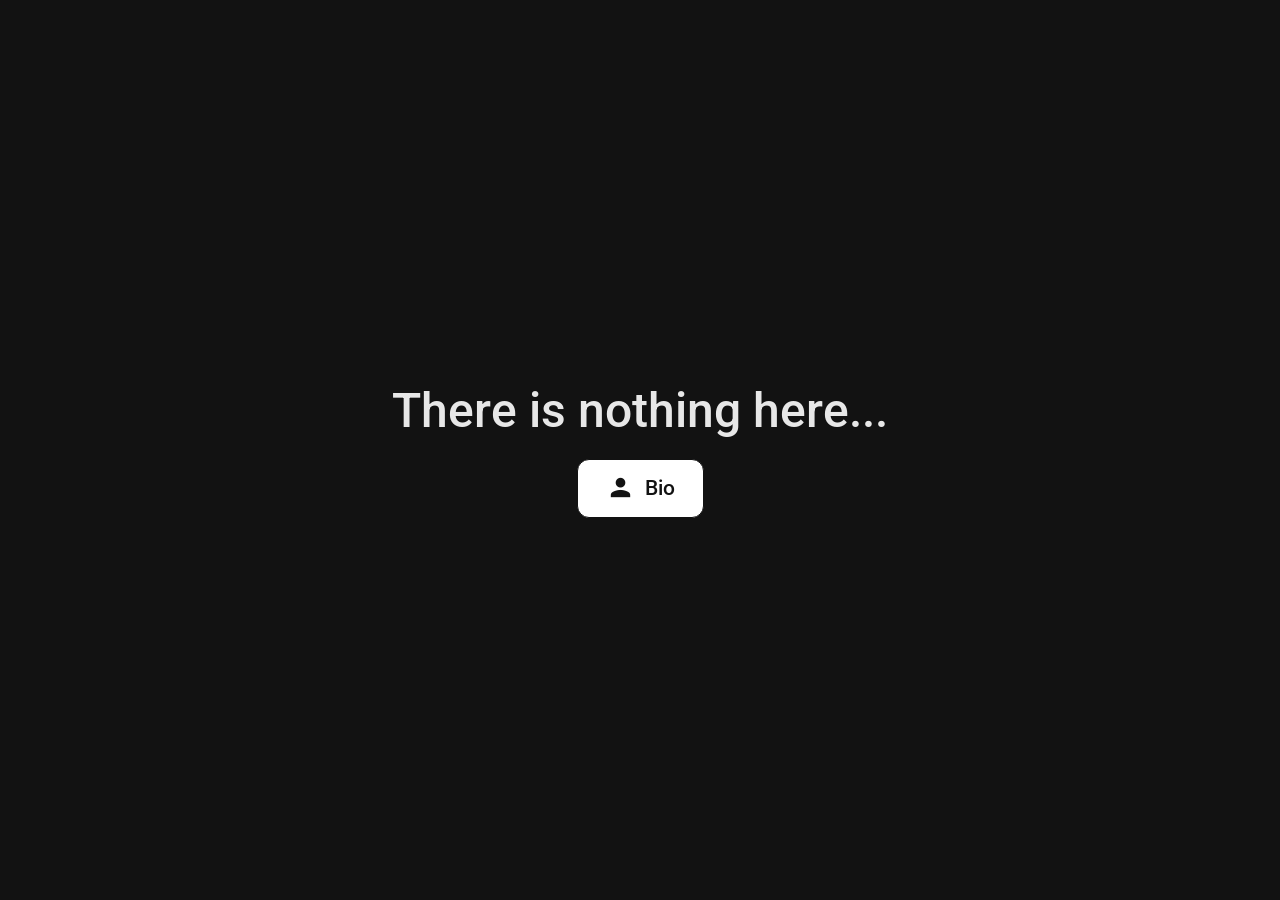
<file: index.html>
<!DOCTYPE html>
<html lang="ru">
<head>
    <meta charset="UTF-8">
    <meta name="viewport" content="width=device-width, initial-scale=1.0">
    <title>There is nothing here...</title>
    <link rel="stylesheet" href="https://fonts.googleapis.com/css2?family=Roboto:wght@300;400;500&display=swap">
    <link rel="stylesheet" href="https://fonts.googleapis.com/icon?family=Material+Icons">
    <style>
        :root {
            --primary-color: #ffffff;
            --secondary-color: rgba(255, 255, 255, 0.1);
            --background-color: #121212;
            --text-color: #121212;
            --hover-color: rgba(255, 255, 255, 0.2);
            --active-color: rgba(255, 255, 255, 0.3);
        }
        * {
            margin: 0;
            padding: 0;
            box-sizing: border-box;
        }
        body {
            display: flex;
            flex-direction: column;
            justify-content: center;
            align-items: center;
            height: 100vh;
            background: var(--background-color);
            color: var(--text-color);
            font-family: 'Roboto', sans-serif;
            text-align: center;
        }
        h1 {
            font-size: 3rem;
            font-weight: 500;
            margin-bottom: 20px;
            opacity: 0.9;
            color:#ffffff;
        }
        .buttons {
            display: flex;
            gap: 20px;
        }
        .button {
            display: flex;
            align-items: center;
            justify-content: center;
            gap: 10px;
            background: var(--primary-color);
            color: var(--text-color);
            border: 1px solid var(--text-color);
            padding: 14px 28px;
            font-size: 1.3rem;
            border-radius: 12px;
            text-decoration: none;
            font-weight: 500;
            transition: all 0.3s ease-in-out;
            position: relative;
            overflow: hidden;
        }
        .button:hover {
            background: var(--hover-color);
        }
        .button:active {
            background: var(--active-color);
        }
        .button .material-icons {
            font-size: 1.8rem;
        }
    </style>
</head>
<body>
    <h1>There is nothing here...</h1>
    <div class="buttons">
        <a href="https://bio.rafkik.dev" class="button"><span class="material-icons">person</span> Bio</a>
    </div>
</body>
</html>
</file>
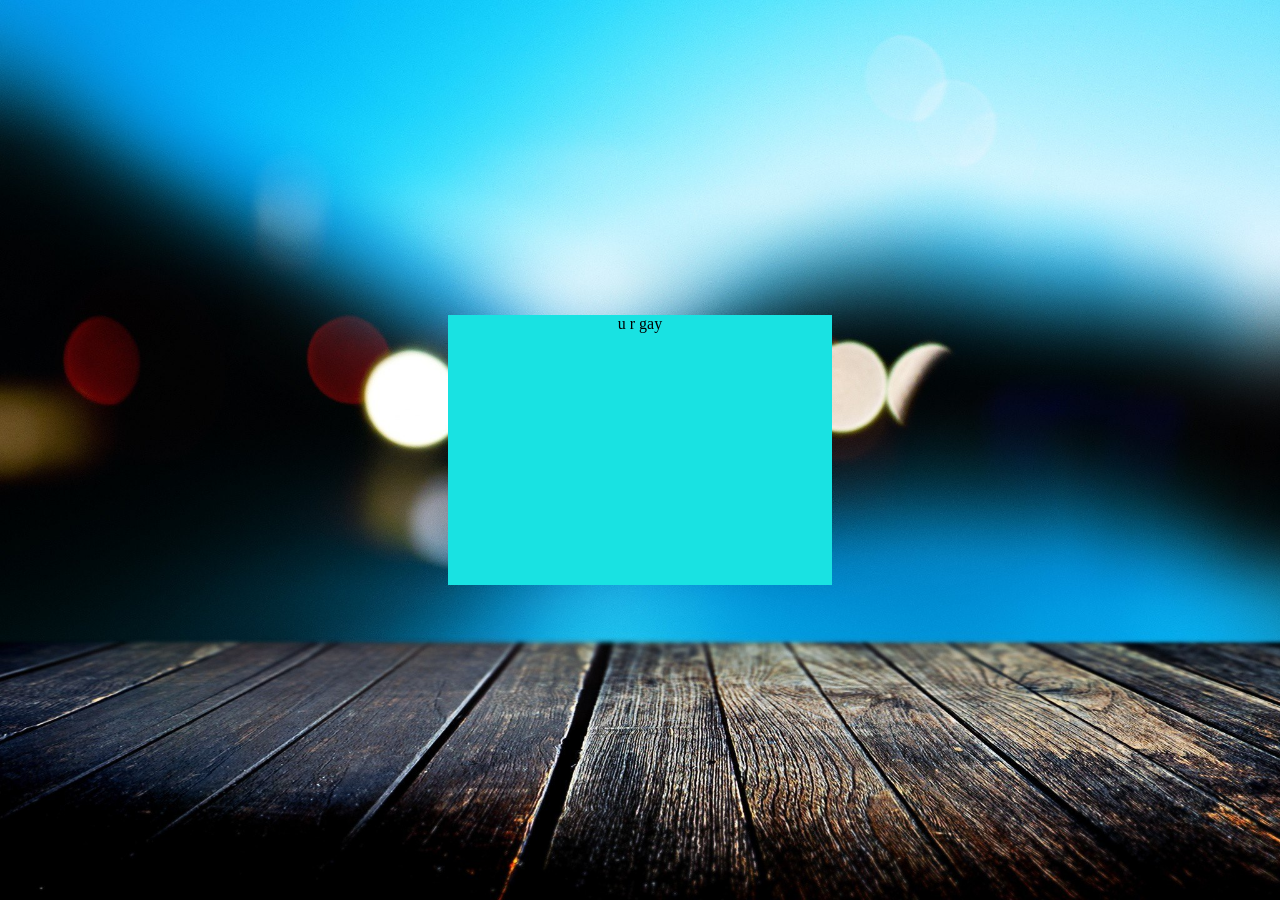
<file: test/index.html>
<!DOCTYPE html>
<html lang="en">
<head>
    <meta charset="UTF-8">
    <meta name="viewport" content="width=device-width, initial-scale=1.0">
    <meta http-equiv="X-UA-Compatible" content="ie=edge">
    <link rel="stylesheet" href="style.css">
    <title>RafKik</title>
</head>
<body>
    <div class="container">
        <div class="centerbox">
            u r gay
        </div>
    </div>
</body>
</html>
</file>
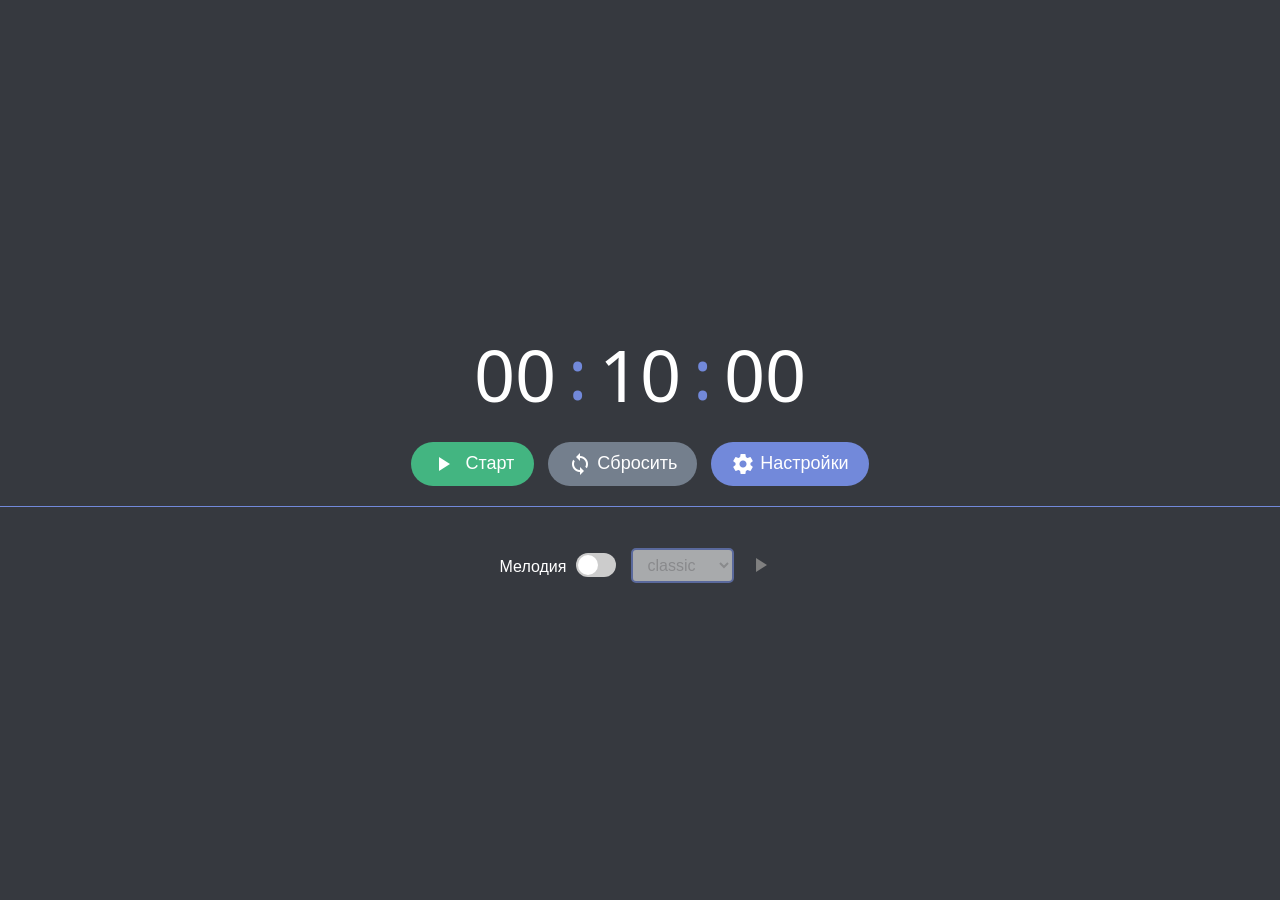
<file: timer.html>
<!DOCTYPE html>
<html lang="en">

<head>
    <meta charset="UTF-8">
    <meta name="viewport" content="width=device-width, initial-scale=1.0">
    <title>Таймер не запущен</title>
    <link rel="stylesheet" href="css/timer_styles.css">
    <link href="https://fonts.googleapis.com/icon?family=Material+Icons" rel="stylesheet">
    <meta name="viewport" content="width=device-width, initial-scale=1.0">
    <link rel="icon" href="assets/images/avatar.png" type="image/png">
</head>

<body>
    <div class="timer-container">
        <div class="timer">
            <div class="timer-part" id="hours" contenteditable="true" onblur="validateAndSet('hours')">00</div>
            <div class="timer-separator">:</div>
            <div class="timer-part" id="minutes" contenteditable="true" onblur="validateAndSet('minutes')">10</div>
            <div class="timer-separator">:</div>
            <div class="timer-part" id="seconds" contenteditable="true" onblur="validateAndSet('seconds')">00</div>
        </div>
        <div class="timer-controls">
            <button class="btn btn-start" onclick="startPauseTimer()">
                <span class="material-icons" id="startBtnIcon">play_arrow</span>
                <span class="material-icons" id="pauseBtnIcon" style="display: none;">pause</span>
                Старт
            </button>

            <button class="btn btn-stop" onclick="stopTimer()"><span class="material-icons">loop</span>Сбросить</button>
            <button class="btn btn-settings" onclick="toggleSettings()"><span
                    class="material-icons">settings</span>Настройки</button>
        </div>
        <div class="popup-container" id="popupContainer">
            <div class="popup">
                <p>Таймер закончил отсчет!</p>
                <button class="btn btn-close" onclick="closePopup()">Закрыть</button>
            </div>
        </div>
        <hr>
        <div class="settings-container settings-visible" id="settingsContainer">
            <div class="sound-controls">
                <label class="sound-label" for="soundToggle">Мелодия</label>
                <div class="switch-container">
                    <label class="switch">
                        <input type="checkbox" id="soundToggle" onchange="toggleSoundSetting()">
                        <span class="slider"></span>
                    </label>
                </div>
                <select id="soundSelect" disabled>
                </select>
                <button class="play-btn" onclick="togglePlay()" disabled>
                    <span class="material-icons" id="playIcon">play_arrow</span>
                    <span class="material-icons" id="pauseIcon">pause</span>
                </button>
            </div>
        </div>
    </div>

    <script src="js/timer_script.js"></script>
</body>

</html>
</file>
<file: test/style.css>
body {
    margin: 0;
    padding: 0;
}

.container {
    width: 100vw;
    height: 100vh;
    background-image: url(bg.jpg);
    background-attachment: fixed;
    background-position: center;
    background-size: cover;
    background-repeat: no-repeat;
    display: flex;
}

.centerbox {
    background-color: #19e2e2;
    width: 30vw;
    height: 30vh;
    align-self: center;
    margin: auto;
    text-align: center;
    color: #000;
}
</file>
<file: css/timer_styles.css>
@import url('https://fonts.googleapis.com/css2?family=Noto+Sans+Anatolian+Hieroglyphs&display=swap');

body {
    font-family: 'Noto Sans Anatolian Hieroglyphs', sans-serif;
    font-weight: 400;
    margin: 0;
    padding: 0;
}

.timer-container {
    display: flex;
    flex-direction: column;
    align-items: center;
    justify-content: center;
    height: 100vh;
    background-color: #36393F;
}

.timer {
    font-size: 72px;
    color: #ffffff;
    display: flex;
    justify-content: center;
}

.timer-part {
    cursor: pointer;
    border: 2px solid transparent;
    color: #ffffff;
    font-size: 72px;
}

.timer-part:hover {
    border-color: #7289DA;
}

.timer-separator {
    margin: 0 10px;
    color: #7289DA;
    user-select: none;
}

.timer-controls {
    margin-top: 20px;
}

.btn {
    font-size: 18px;
    color: #ffffff;
    border: none;
    padding: 10px 20px;
    margin: 0 5px;
    cursor: pointer;
    border-radius: 30px;
}

.btn-start {
    background-color: #43b581;
}

.btn-stop {
    background-color: #747f8d;
    /* Серый цвет */
}

.btn-settings {
    background-color: #7289DA;
}

.material-icons {
    vertical-align: middle;
    margin-right: 5px;
    font-size: 24px;
}

.btn:hover {
    opacity: 0.8;
}

.play-btn {
    display: inline-flex;
    align-items: center;
    justify-content: center;
    background-color: transparent;
    color: #ffffff;
    border: none;
    border-radius: 50%;
    width: 36px;
    height: 36px;
    margin-left: 10px;
    cursor: pointer;
    transition: background-color 0.3s ease;
}

#pauseIcon,
#loadingIcon {
    display: none;
}

@keyframes rotateAnimation {
    from {
        transform: rotate(0deg);
    }

    to {
        transform: rotate(360deg);
    }
}

.play-btn.active {
    background-color: transparent;
}

.play-btn.active #playIcon {
    display: none;
}

.play-btn.active #pauseIcon {
    display: inline;
}

.play-btn.active #loadingIcon {
    display: inline;
    animation: rotateAnimation 1s linear infinite;
}

select {
    font-family: Montserrat, 'Open Sans', sans-serif;
    font-weight: 400;
    font-size: 16px;
    border: 2px solid #7289DA;
    border-radius: 5px;
    padding: 6px 10px;
    background-color: #fff;
    color: #7289DA;
    cursor: pointer;
    transition: border-color 0.3s ease;
}

select:hover {
    border-color: #5468a6;
}

select:disabled {
    background-color: #f5f5f5;
    color: #c0c0c0;
    cursor: not-allowed;
}

.switch-container {
    display: flex;
    align-items: center;
}

.sound-label {
    color: #ffffff;
    margin-right: 10px;
}

.switch {
    position: relative;
    display: inline-block;
    width: 40px;
    height: 24px;
    margin-right: 10px;
}

.switch input {
    opacity: 0;
    width: 0;
    height: 0;
}

.slider {
    position: absolute;
    cursor: pointer;
    top: 0;
    left: 0;
    right: 0;
    bottom: 0;
    background-color: #ccc;
    transition: 0.4s;
    border-radius: 24px;
}

.slider:before {
    position: absolute;
    content: "";
    height: 20px;
    width: 20px;
    left: 2px;
    bottom: 2px;
    background-color: white;
    transition: 0.4s;
    border-radius: 50%;
}

input:checked+.slider {
    background-color: #7289DA;
}

input:focus+.slider {
    box-shadow: 0 0 1px #7289DA;
}

input:checked+.slider:before {
    transform: translateX(16px);
}

.slider.round {
    border-radius: 34px;
}

.slider.round:before {
    border-radius: 50%;
}

.sound-controls {
    display: flex;
    align-items: center;
    margin-top: 20px;
}

.sound-label {
    color: #ffffff;
    margin-right: 10px;
}

.switch {
    position: relative;
    display: inline-block;
    width: 40px;
    height: 24px;
    margin-right: 10px;
}

.switch input {
    opacity: 0;
    width: 0;
    height: 0;
}

.slider {
    position: absolute;
    cursor: pointer;
    top: 0;
    left: 0;
    right: 0;
    bottom: 0;
    background-color: #ccc;
    transition: 0.4s;
    border-radius: 24px;
}

.slider:before {
    position: absolute;
    content: "";
    height: 20px;
    width: 20px;
    left: 2px;
    bottom: 2px;
    background-color: white;
    transition: 0.4s;
    border-radius: 50%;
}

input:checked+.slider {
    background-color: #7289DA;
}

input:focus+.slider {
    box-shadow: 0 0 1px #7289DA;
}

input:checked+.slider:before {
    transform: translateX(16px);
}

select {
    padding: 8px;
    font-size: 16px;
    border: none;
    background-color: #ccc;
    color: #36393F;
    border-radius: 5px;
    outline: none;
    cursor: pointer;
    margin-left: 5px;
}

select:disabled {
    opacity: 0.6;
    cursor: not-allowed;
}

option {
    background-color: #fff;
    color: #36393F;
}

hr {
    border: none;
    height: 1px;
    background-color: #7289DA;
    margin: 20px 0;
    width: 100%;
}

.settings-container {
    max-height: 0;
    overflow: hidden;
    transition: max-height 0.3s ease-in-out, opacity 0.3s ease-in-out, visibility 0s linear 0.3s;
    opacity: 0;
    visibility: hidden;
}

.settings-visible {
    max-height: 1000px;
    opacity: 1;
    visibility: visible;
    transition: max-height 0.3s ease-in-out, opacity 0.3s ease-in-out, visibility 0s linear 0s;
}

.btn-settings {
    background-color: #7289DA;
}

.settings-container.show {
    display: flex;
    flex-direction: column;
    align-items: center;
    transition-delay: 0s;
}

@media only screen and (max-width: 767px) {
    .btn {
        font-size: 0;
        padding: 8px;
    }

    .material-icons {
        font-size: 36px;
    }
}

.btn-start {
    background-color: #43b581;
}

.btn-stop {
    background-color: #747f8d;
}

.btn-settings {
    background-color: #7289DA;
}

.play-btn.active {
    background-color: transparent;
}

.play-btn.active #playIcon {
    display: none;
}

.play-btn.active #pauseIcon {
    display: inline;
}

.play-btn.active #loadingIcon {
    display: inline;
    animation: rotateAnimation 1s linear infinite;
}

.play-btn:disabled {
    color: gray;
}

select {
    font-family: Montserrat, 'Open Sans', sans-serif;
    font-weight: 400;
    font-size: 16px;
    border: 2px solid #7289DA;
    border-radius: 5px;
    padding: 6px 10px;
    background-color: #fff;
    color: #7289DA;
    cursor: pointer;
    transition: border-color 0.3s ease;
}

.popup-container {
    display: none;
    position: fixed;
    top: 0;
    left: 0;
    width: 100%;
    height: 100%;
    background-color: rgba(0, 0, 0, 0.5);
    justify-content: center;
    align-items: center;
    z-index: 999;
}

.popup {
    background-color: #ffffff;
    padding: 20px;
    border-radius: 8px;
    box-shadow: 0px 2px 8px rgba(0, 0, 0, 0.2);
    text-align: center;
}

.popup p {
    font-size: 18px;
    margin-bottom: 20px;
}

.btn-close {
    font-size: 16px;
    color: #ffffff;
    background-color: #ff4d4d;
    border: none;
    padding: 10px 20px;
    border-radius: 30px;
    cursor: pointer;
}

.shake-animation {
    animation: shake 0.1s infinite;
}

@keyframes shake {

    0%,
    100% {
        transform: translateX(0);
    }

    25% {
        transform: translateX(-5px);
    }

    50% {
        transform: translateX(5px);
    }

    75% {
        transform: translateX(-5px);
    }
}
</file>
